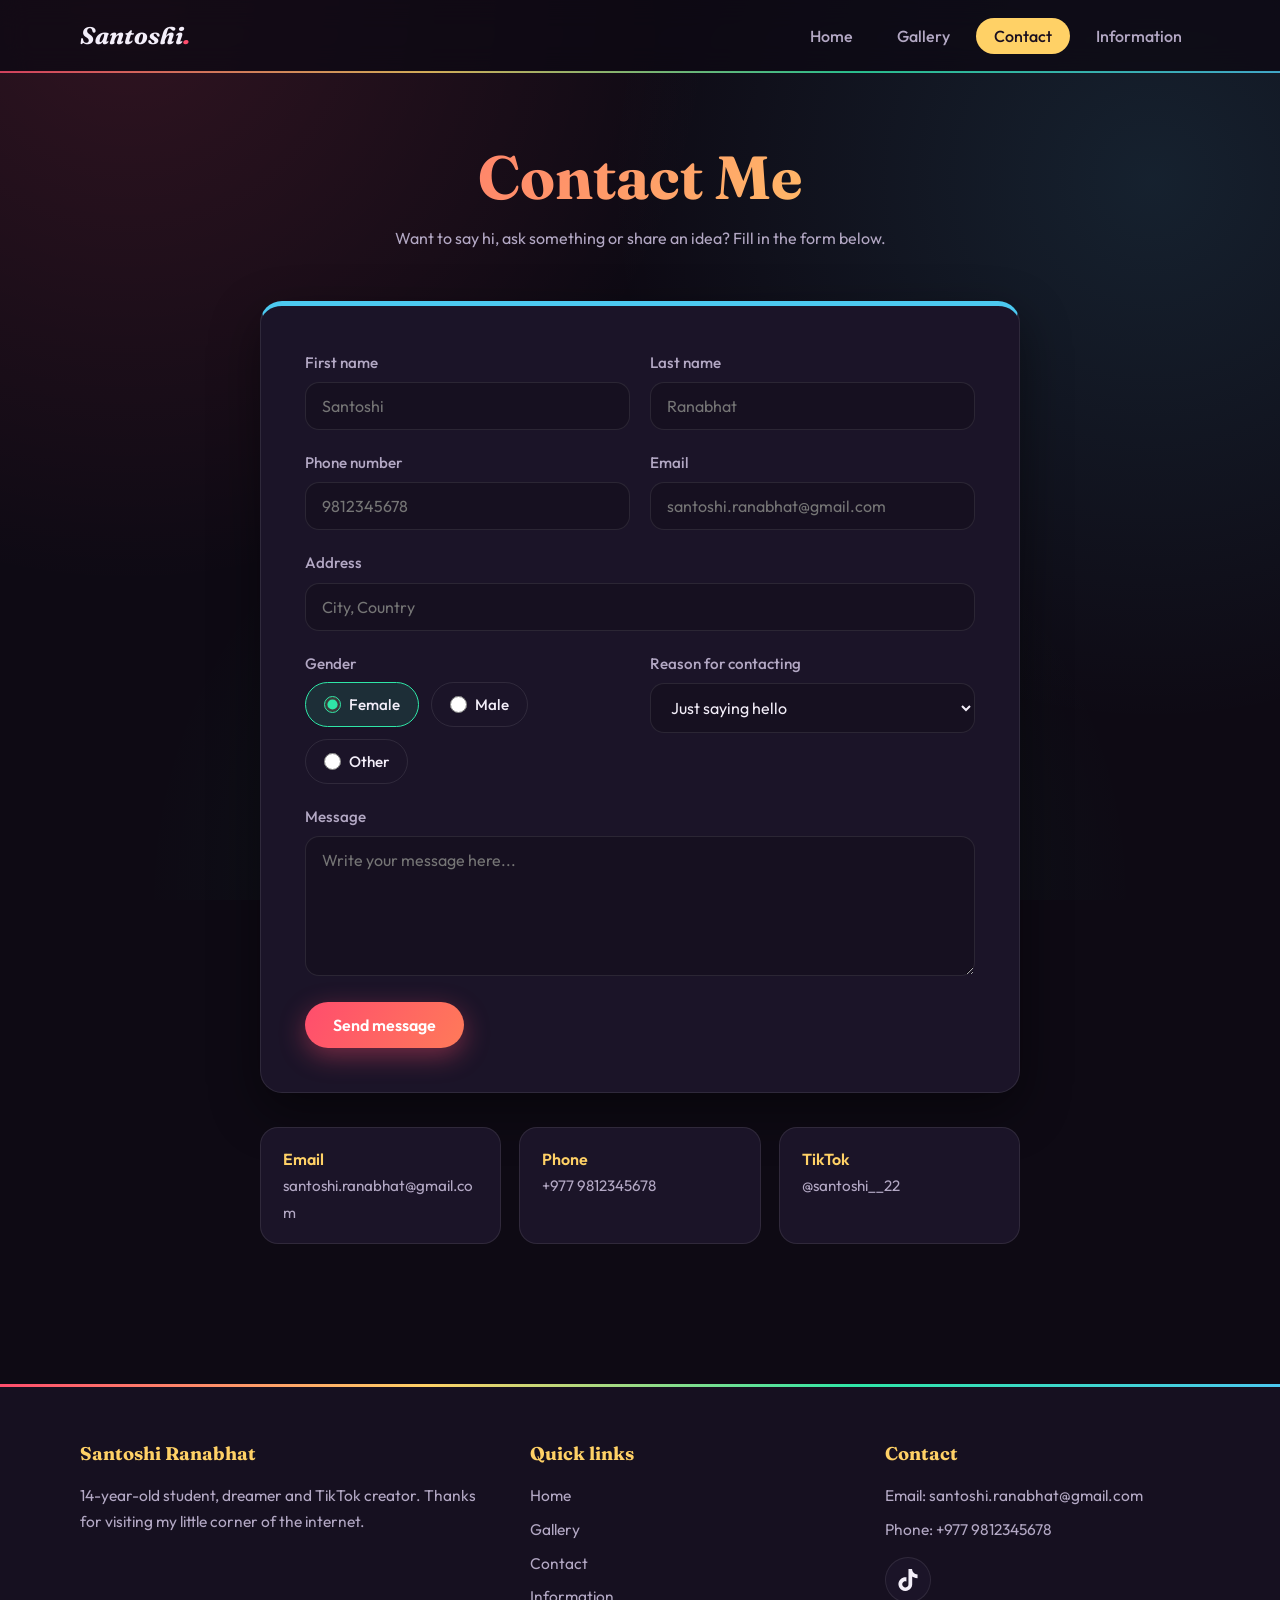
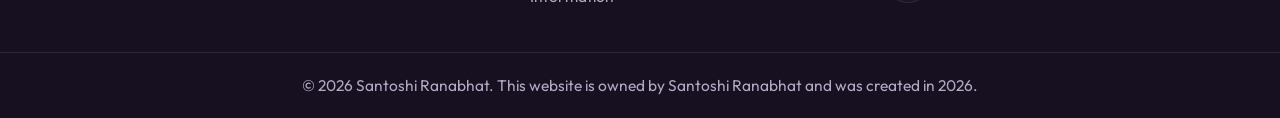
<file: contact.html>
<!DOCTYPE html>
<html lang="en">
<head>
  <meta charset="UTF-8">
  <meta name="viewport" content="width=device-width, initial-scale=1.0">
  <meta name="description" content="Santoshi Ranabhat - student portfolio">
  <title>Contact | Santoshi Ranabhat</title>
  <link rel="stylesheet" href="style.css">
</head>
<body>

  <!-- NAVBAR -->
  <header class="navbar">
    <nav class="container nav-inner" aria-label="Main navigation">
      <a href="index.html" class="logo">Santoshi<span>.</span></a>
      <button class="menu-btn" id="menuBtn" aria-label="Open menu" aria-expanded="false">&#9776;</button>
      <ul class="nav-links" id="navLinks"><li><a href="index.html">Home</a></li><li><a href="gallery.html">Gallery</a></li><li><a href="contact.html" class="active">Contact</a></li><li><a href="information.html">Information</a></li></ul>
    </nav>
  </header>

  <main>

    <section class="page-head">
      <div class="container">
        <h1 class="grad-text">Contact Me</h1>
        <p>Want to say hi, ask something or share an idea? Fill in the form below.</p>
      </div>
    </section>

    <section class="section" style="padding-top:30px">
      <div class="container reveal">
        <div class="form-card">
          <form id="contactForm" action="#" method="post">
            <div class="form-grid">
              <div class="field"><label for="fname">First name</label><input type="text" id="fname" name="fname" placeholder="Santoshi" required></div>
              <div class="field"><label for="lname">Last name</label><input type="text" id="lname" name="lname" placeholder="Ranabhat" required></div>
              <div class="field"><label for="phone">Phone number</label><input type="tel" id="phone" name="phone" placeholder="9812345678" required></div>
              <div class="field"><label for="email">Email</label><input type="email" id="email" name="email" placeholder="santoshi.ranabhat@gmail.com" required></div>
              <div class="field full"><label for="address">Address</label><input type="text" id="address" name="address" placeholder="City, Country" required></div>
              <div class="field">
                <fieldset>
                  <legend>Gender</legend>
                  <div class="radio-row">
                    <label><input type="radio" name="gender" value="female" checked> Female</label>
                    <label><input type="radio" name="gender" value="male"> Male</label>
                    <label><input type="radio" name="gender" value="other"> Other</label>
                  </div>
                </fieldset>
              </div>
              <div class="field">
                <label for="reason">Reason for contacting</label>
                <select id="reason" name="reason">
                  <option value="hello">Just saying hello</option>
                  <option value="collab">Collaboration</option>
                  <option value="question">I have a question</option>
                  <option value="feedback">Feedback</option>
                </select>
              </div>
              <div class="field full"><label for="message">Message</label><textarea id="message" name="message" placeholder="Write your message here..." required></textarea></div>
            </div>
            <div style="margin-top:26px"><button type="submit" class="btn btn-primary">Send message</button></div>
            <p class="form-note" id="formNote" role="status">Thank you! Your message has been sent. Santoshi will reply soon.</p>
          </form>
        </div>

        <div class="contact-extra">
          <div class="contact-pill"><strong>Email</strong><span>santoshi.ranabhat@gmail.com</span></div>
          <div class="contact-pill"><strong>Phone</strong><span>+977 9812345678</span></div>
          <div class="contact-pill"><strong>TikTok</strong><span><a href="https://www.tiktok.com/@santoshi__22" target="_blank" rel="noopener">@santoshi__22</a></span></div>
        </div>
      </div>
    </section>

  </main>

  <!-- FOOTER -->
  <footer class="footer">
    <div class="container footer-grid">
      <div>
        <h4>Santoshi Ranabhat</h4>
        <p>14-year-old student, dreamer and TikTok creator. Thanks for visiting my little corner of the internet.</p>
      </div>
      <div>
        <h4>Quick links</h4>
        <ul>
          <li><a href="index.html">Home</a></li>
          <li><a href="gallery.html">Gallery</a></li>
          <li><a href="contact.html">Contact</a></li>
          <li><a href="information.html">Information</a></li>
        </ul>
      </div>
      <div>
        <h4>Contact</h4>
        <ul>
          <li>Email: santoshi.ranabhat@gmail.com</li>
          <li>Phone: +977 9812345678</li>
        </ul>
        <div class="social-icons" style="justify-content:flex-start;margin-top:14px"><a class="social-icon" href="https://www.tiktok.com/@santoshi__22" target="_blank" rel="noopener" aria-label="Santoshi on TikTok"><svg viewBox="0 0 24 24" aria-hidden="true"><path d="M12.525.02c1.31-.02 2.61-.01 3.91-.02.08 1.53.63 3.09 1.75 4.17 1.12 1.11 2.7 1.62 4.24 1.79v4.03c-1.44-.05-2.89-.35-4.2-.97-.57-.26-1.1-.59-1.62-.93-.01 2.92.01 5.84-.02 8.75-.08 1.4-.54 2.79-1.35 3.94-1.31 1.92-3.58 3.17-5.91 3.21-1.43.08-2.86-.31-4.08-1.03-2.02-1.19-3.44-3.37-3.65-5.71-.02-.5-.03-1-.01-1.49.18-1.9 1.12-3.72 2.58-4.96 1.66-1.44 3.98-2.13 6.15-1.72.02 1.48-.04 2.96-.04 4.44-.99-.32-2.15-.23-3.02.37-.63.41-1.11 1.04-1.36 1.75-.21.51-.15 1.07-.14 1.61.24 1.64 1.82 3.02 3.5 2.87 1.12-.01 2.19-.66 2.77-1.61.19-.33.4-.67.41-1.06.1-1.79.06-3.57.07-5.36.01-4.03-.01-8.05.02-12.07z"/></svg></a></div>
      </div>
    </div>
    <p class="copyright">&copy; 2026 Santoshi Ranabhat. This website is owned by Santoshi Ranabhat and was created in 2026.</p>
  </footer>

  <script src="script.js"></script>
</body>
</html>
</file>
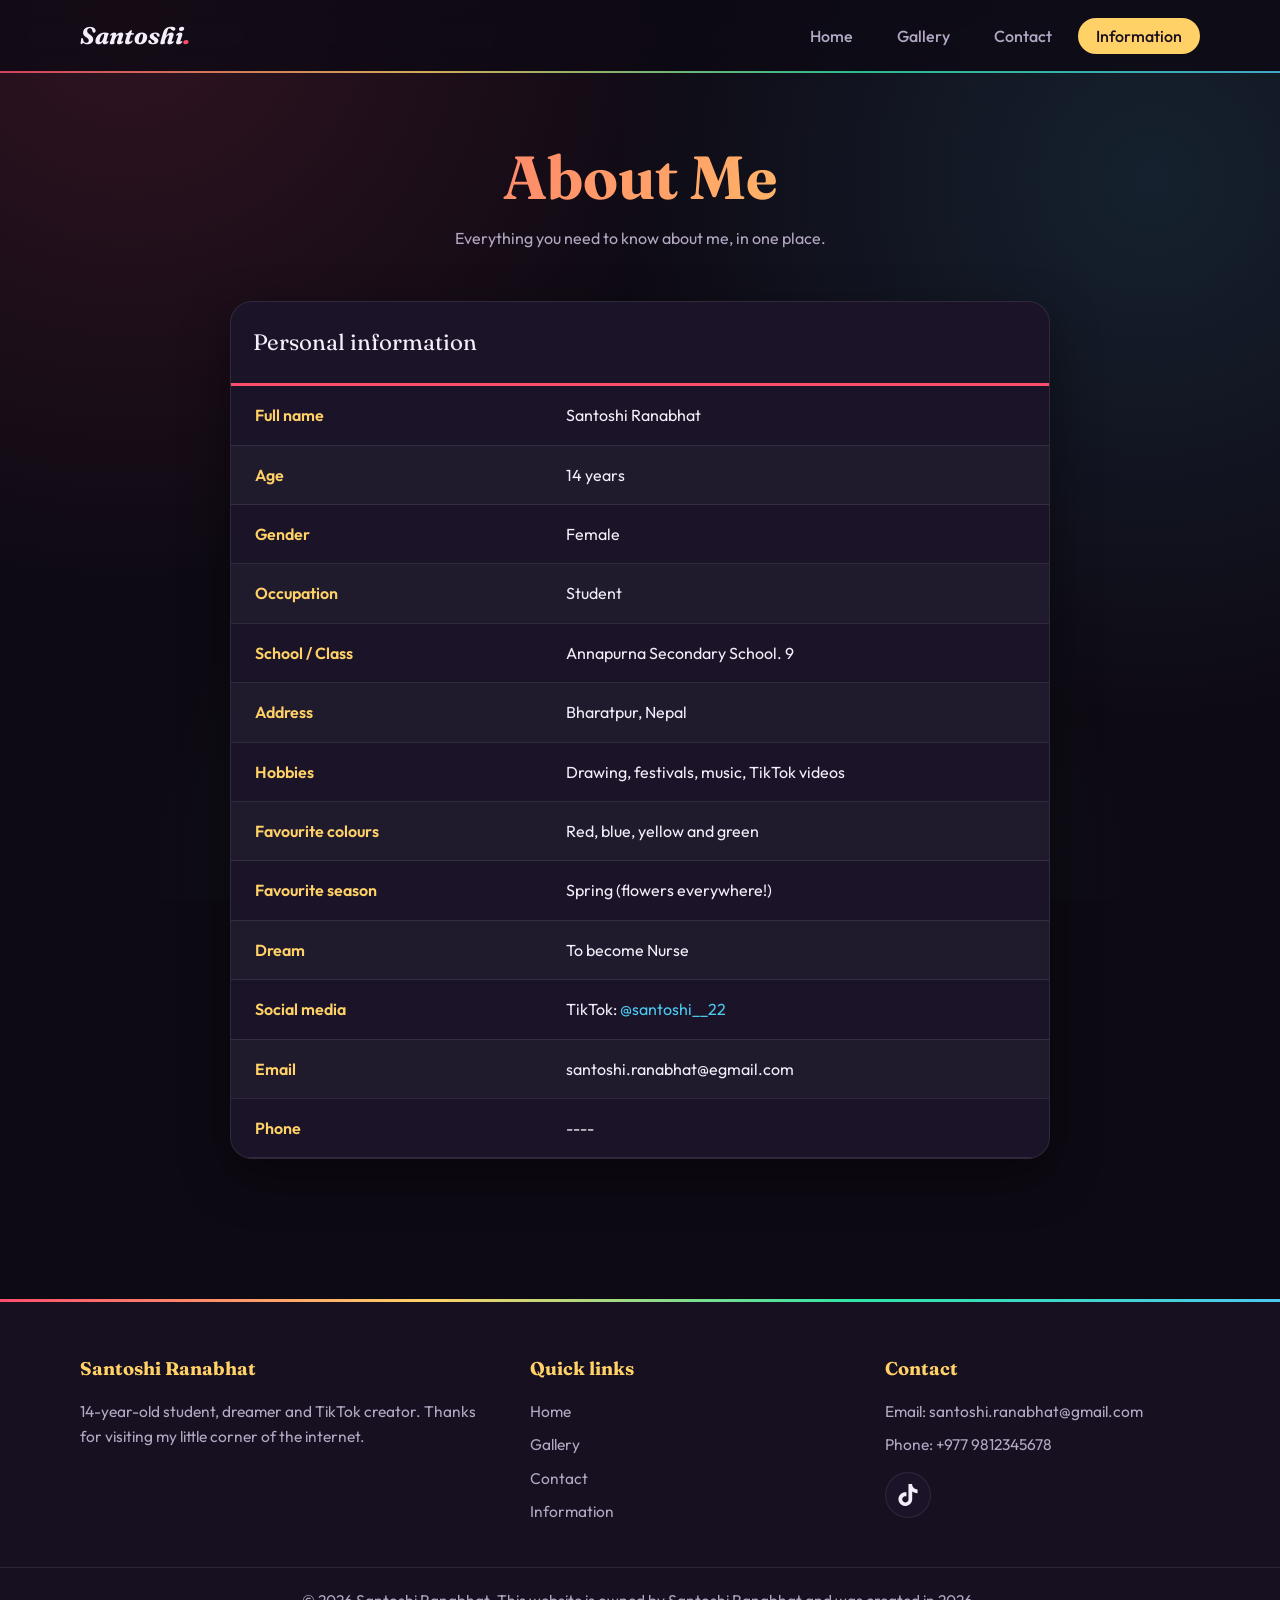
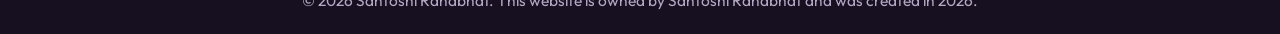
<file: information.html>
<!DOCTYPE html>
<html lang="en">
<head>
  <meta charset="UTF-8">
  <meta name="viewport" content="width=device-width, initial-scale=1.0">
  <meta name="description" content="Santoshi Ranabhat - student portfolio">
  <title>Information | Santoshi Ranabhat</title>
  <link rel="stylesheet" href="style.css">
</head>
<body>

  <!-- NAVBAR -->
  <header class="navbar">
    <nav class="container nav-inner" aria-label="Main navigation">
      <a href="index.html" class="logo">Santoshi<span>.</span></a>
      <button class="menu-btn" id="menuBtn" aria-label="Open menu" aria-expanded="false">&#9776;</button>
      <ul class="nav-links" id="navLinks"><li><a href="index.html">Home</a></li><li><a href="gallery.html">Gallery</a></li><li><a href="contact.html">Contact</a></li><li><a href="information.html" class="active">Information</a></li></ul>
    </nav>
  </header>

  <main>

    <section class="page-head">
      <div class="container">
        <h1 class="grad-text">About Me</h1>
        <p>Everything you need to know about me, in one place.</p>
      </div>
    </section>

    <section class="section" style="padding-top:30px">
      <div class="container reveal" style="max-width:820px">
        <div class="table-wrap">
          <table class="info-table">
            <caption>Personal information</caption>
            <tbody>
            <tr><th scope="row">Full name</th><td>Santoshi Ranabhat</td></tr>
            <tr><th scope="row">Age</th><td>14 years</td></tr>
            <tr><th scope="row">Gender</th><td>Female</td></tr>
            <tr><th scope="row">Occupation</th><td>Student</td></tr>
            <tr><th scope="row">School / Class</th><td>Annapurna Secondary School. 9</td></tr>
            <tr><th scope="row">Address</th><td>Bharatpur, Nepal</td></tr>
            <tr><th scope="row">Hobbies</th><td>Drawing, festivals, music, TikTok videos</td></tr>
            <tr><th scope="row">Favourite colours</th><td>Red, blue, yellow and green</td></tr>
            <tr><th scope="row">Favourite season</th><td>Spring (flowers everywhere!)</td></tr>
            <tr><th scope="row">Dream</th><td>To become Nurse</td></tr>
            <tr><th scope="row">Social media</th><td>TikTok: <a href="https://www.tiktok.com/@santoshi__22" target="_blank" rel="noopener" style="color:var(--blue)">@santoshi__22</a></td></tr>
            <tr><th scope="row">Email</th><td>santoshi.ranabhat@egmail.com</td></tr>
            <tr><th scope="row">Phone</th><td>----</td></tr>
            </tbody>
          </table>
        </div>
      </div>
    </section>

  </main>

  <!-- FOOTER -->
  <footer class="footer">
    <div class="container footer-grid">
      <div>
        <h4>Santoshi Ranabhat</h4>
        <p>14-year-old student, dreamer and TikTok creator. Thanks for visiting my little corner of the internet.</p>
      </div>
      <div>
        <h4>Quick links</h4>
        <ul>
          <li><a href="index.html">Home</a></li>
          <li><a href="gallery.html">Gallery</a></li>
          <li><a href="contact.html">Contact</a></li>
          <li><a href="information.html">Information</a></li>
        </ul>
      </div>
      <div>
        <h4>Contact</h4>
        <ul>
          <li>Email: santoshi.ranabhat@gmail.com</li>
          <li>Phone: +977 9812345678</li>
        </ul>
        <div class="social-icons" style="justify-content:flex-start;margin-top:14px"><a class="social-icon" href="https://www.tiktok.com/@santoshi__22" target="_blank" rel="noopener" aria-label="Santoshi on TikTok"><svg viewBox="0 0 24 24" aria-hidden="true"><path d="M12.525.02c1.31-.02 2.61-.01 3.91-.02.08 1.53.63 3.09 1.75 4.17 1.12 1.11 2.7 1.62 4.24 1.79v4.03c-1.44-.05-2.89-.35-4.2-.97-.57-.26-1.1-.59-1.62-.93-.01 2.92.01 5.84-.02 8.75-.08 1.4-.54 2.79-1.35 3.94-1.31 1.92-3.58 3.17-5.91 3.21-1.43.08-2.86-.31-4.08-1.03-2.02-1.19-3.44-3.37-3.65-5.71-.02-.5-.03-1-.01-1.49.18-1.9 1.12-3.72 2.58-4.96 1.66-1.44 3.98-2.13 6.15-1.72.02 1.48-.04 2.96-.04 4.44-.99-.32-2.15-.23-3.02.37-.63.41-1.11 1.04-1.36 1.75-.21.51-.15 1.07-.14 1.61.24 1.64 1.82 3.02 3.5 2.87 1.12-.01 2.19-.66 2.77-1.61.19-.33.4-.67.41-1.06.1-1.79.06-3.57.07-5.36.01-4.03-.01-8.05.02-12.07z"/></svg></a></div>
      </div>
    </div>
    <p class="copyright">&copy; 2026 Santoshi Ranabhat. This website is owned by Santoshi Ranabhat and was created in 2026.</p>
  </footer>

  <script src="script.js"></script>
</body>
</html>
</file>
<file: style.css>
/* ==========================================================
   Santoshi Ranabhat - Portfolio
   Dark aesthetic theme: red, blue, yellow and green accents
   ========================================================== */

@import url('https://fonts.googleapis.com/css2?family=Fraunces:ital,opsz,wght@0,9..144,500;0,9..144,700;1,9..144,500;1,9..144,700&family=Outfit:wght@300;400;500;600&display=swap');

:root {
  --bg: #0e0a14;
  --bg-2: #161020;
  --card: #1b1428;
  --line: rgba(255, 255, 255, 0.09);
  --text: #f3eef9;
  --muted: #b3a8c4;

  --red: #ff4d6d;
  --blue: #4cc9f0;
  --yellow: #ffd166;
  --green: #2fe6a7;

  --grad: linear-gradient(120deg, var(--red), var(--yellow), var(--green), var(--blue));
  --radius: 22px;
  --shadow: 0 18px 50px rgba(0, 0, 0, 0.45);
}

*, *::before, *::after { box-sizing: border-box; margin: 0; padding: 0; }

html { scroll-behavior: smooth; }

body {
  font-family: 'Outfit', system-ui, sans-serif;
  background:
    radial-gradient(circle at 10% 0%, rgba(255, 77, 109, 0.14), transparent 40%),
    radial-gradient(circle at 90% 20%, rgba(76, 201, 240, 0.12), transparent 40%),
    radial-gradient(circle at 50% 100%, rgba(47, 230, 167, 0.09), transparent 45%),
    var(--bg);
  background-attachment: fixed;
  color: var(--text);
  line-height: 1.65;
  min-height: 100vh;
  display: flex;
  flex-direction: column;
}

main { flex: 1; }
img { max-width: 100%; display: block; }
a { color: inherit; text-decoration: none; }
ul { list-style: none; }

h1, h2, h3 {
  font-family: 'Fraunces', Georgia, serif;
  line-height: 1.15;
  font-weight: 700;
}

:focus-visible { outline: 3px solid var(--yellow); outline-offset: 3px; border-radius: 6px; }

.container { width: min(1120px, 92%); margin-inline: auto; }
.section { padding: 80px 0; }

.grad-text {
  background: var(--grad);
  background-size: 250% 100%;
  -webkit-background-clip: text;
  background-clip: text;
  color: transparent;
  animation: shimmer 7s linear infinite;
}
@keyframes shimmer { to { background-position: 250% 0; } }

.section-title { text-align: center; margin-bottom: 14px; font-size: clamp(1.9rem, 4vw, 2.7rem); }
.section-sub { text-align: center; color: var(--muted); max-width: 560px; margin: 0 auto 46px; }

/* ---------- Navbar ---------- */
.navbar {
  position: sticky;
  top: 0;
  z-index: 100;
  background: rgba(14, 10, 20, 0.78);
  backdrop-filter: blur(14px);
  -webkit-backdrop-filter: blur(14px);
  border-bottom: 1px solid var(--line);
}
.navbar::after {
  content: "";
  position: absolute;
  left: 0; right: 0; bottom: -1px;
  height: 2px;
  background: var(--grad);
  opacity: 0.8;
}
.nav-inner { display: flex; align-items: center; justify-content: space-between; height: 72px; }

.logo { font-family: 'Fraunces', serif; font-size: 1.5rem; font-weight: 700; font-style: italic; }
.logo span { color: var(--red); }

.nav-links { display: flex; gap: 8px; }
.nav-links a {
  position: relative;
  padding: 8px 18px;
  border-radius: 999px;
  color: var(--muted);
  font-weight: 500;
  transition: color 0.25s, background 0.25s, transform 0.25s;
}
.nav-links a:hover { color: var(--text); background: rgba(255, 255, 255, 0.07); transform: translateY(-2px); }
.nav-links a.active { color: #1a0f1f; background: var(--yellow); }

.menu-btn {
  display: none;
  background: none;
  border: 1px solid var(--line);
  color: var(--text);
  width: 44px; height: 44px;
  border-radius: 12px;
  font-size: 1.4rem;
  cursor: pointer;
  transition: background 0.25s, border-color 0.25s;
}
.menu-btn:hover { background: rgba(255, 255, 255, 0.08); border-color: var(--red); }

/* ---------- Buttons ---------- */
.btn {
  display: inline-flex;
  align-items: center;
  gap: 8px;
  padding: 13px 28px;
  border: none;
  border-radius: 999px;
  font-family: inherit;
  font-size: 1rem;
  font-weight: 600;
  cursor: pointer;
  transition: transform 0.25s, box-shadow 0.25s, background 0.25s;
}
.btn-primary { background: linear-gradient(120deg, var(--red), #ff7a59); color: #fff; box-shadow: 0 8px 26px rgba(255, 77, 109, 0.4); }
.btn-primary:hover { transform: translateY(-4px) scale(1.03); box-shadow: 0 14px 34px rgba(255, 77, 109, 0.6); }
.btn-ghost { background: transparent; color: var(--text); border: 2px solid var(--blue); }
.btn-ghost:hover { background: var(--blue); color: #08131a; transform: translateY(-4px); box-shadow: 0 12px 28px rgba(76, 201, 240, 0.4); }

/* ---------- Hero (home) ---------- */
.hero {
  position: relative;
  overflow: hidden;
  padding: 90px 0 110px;
  isolation: isolate;
}
.hero-cover {
  position: absolute;
  inset: 0;
  z-index: -2;
  background: url('images/sea_and_sunset.jpg') center / cover no-repeat, var(--bg-2);
  opacity: 0.38;
  transform: scale(1.05);
  animation: slowZoom 22s ease-in-out infinite alternate;
}
.hero::after {
  content: "";
  position: absolute;
  inset: 0;
  z-index: -1;
  background: linear-gradient(180deg, rgba(14, 10, 20, 0.45) 0%, var(--bg) 100%);
}
@keyframes slowZoom { to { transform: scale(1.14); } }

.hero-grid { display: grid; grid-template-columns: 1.15fr 0.85fr; gap: 50px; align-items: center; }

.hero-tag {
  display: inline-block;
  padding: 7px 16px;
  border: 1px solid var(--green);
  color: var(--green);
  border-radius: 999px;
  font-size: 0.9rem;
  margin-bottom: 20px;
  background: rgba(47, 230, 167, 0.08);
}
.hero h1 { font-size: clamp(2.6rem, 6.4vw, 4.8rem); margin-bottom: 18px; }
.hero p { color: var(--muted); font-size: 1.12rem; max-width: 500px; margin-bottom: 32px; }
.hero-actions { display: flex; flex-wrap: wrap; gap: 14px; }

.portrait-wrap { position: relative; width: min(340px, 78%); margin-inline: auto; animation: floaty 6s ease-in-out infinite; }
.portrait-wrap::before {
  content: "";
  position: absolute;
  inset: -12px;
  border-radius: 200px 200px 28px 28px;
  background: conic-gradient(from 0deg, var(--red), var(--yellow), var(--green), var(--blue), var(--red));
  animation: spin 8s linear infinite;
  filter: blur(2px);
}
.portrait-frame {
  position: relative;
  z-index: 1;
  border-radius: 190px 190px 22px 22px;
  overflow: hidden;
  border: 6px solid var(--bg);
  background: var(--card);
  aspect-ratio: 4 / 5;
}
.portrait-frame img { width: 100%; height: 100%; object-fit: cover; object-position: top; }
@keyframes spin { to { transform: rotate(360deg); } }
@keyframes floaty { 50% { transform: translateY(-14px); } }

.sparkle {
  position: absolute;
  z-index: 2;
  font-size: 1.6rem;
  animation: twinkle 2.6s ease-in-out infinite;
}
.sparkle.s1 { top: -6px; right: -18px; color: var(--yellow); }
.sparkle.s2 { bottom: 40px; left: -26px; color: var(--blue); animation-delay: 0.8s; }
.sparkle.s3 { bottom: -14px; right: 14px; color: var(--red); animation-delay: 1.5s; }
@keyframes twinkle { 0%, 100% { transform: scale(0.6) rotate(0); opacity: 0.4; } 50% { transform: scale(1.2) rotate(25deg); opacity: 1; } }

/* ---------- Welcome ---------- */
.welcome-box {
  background: var(--card);
  border: 1px solid var(--line);
  border-radius: var(--radius);
  padding: 46px;
  display: grid;
  grid-template-columns: 1fr 1fr;
  gap: 40px;
  align-items: center;
  box-shadow: var(--shadow);
  position: relative;
  overflow: hidden;
}
.welcome-box::before {
  content: "";
  position: absolute;
  top: 0; left: 0;
  width: 6px; height: 100%;
  background: linear-gradient(var(--red), var(--yellow), var(--green), var(--blue));
}
.welcome-box h2 { font-size: clamp(1.7rem, 3.4vw, 2.3rem); margin-bottom: 14px; }
.welcome-box p { color: var(--muted); margin-bottom: 12px; }

.chips { display: flex; flex-wrap: wrap; gap: 10px; }
.chip {
  padding: 9px 18px;
  border-radius: 999px;
  font-weight: 500;
  border: 1px solid;
  transition: transform 0.25s, background 0.25s, color 0.25s;
  cursor: default;
}
.chip:hover { transform: translateY(-4px) rotate(-3deg); }
.chip.red { border-color: var(--red); color: var(--red); }
.chip.red:hover { background: var(--red); color: #fff; }
.chip.blue { border-color: var(--blue); color: var(--blue); }
.chip.blue:hover { background: var(--blue); color: #08131a; }
.chip.yellow { border-color: var(--yellow); color: var(--yellow); }
.chip.yellow:hover { background: var(--yellow); color: #231a05; }
.chip.green { border-color: var(--green); color: var(--green); }
.chip.green:hover { background: var(--green); color: #04201a; }

/* ---------- Events ---------- */
.events { display: grid; grid-template-columns: repeat(auto-fit, minmax(240px, 1fr)); gap: 24px; }
.event-card {
  background: var(--card);
  border: 1px solid var(--line);
  border-radius: var(--radius);
  padding: 28px;
  transition: transform 0.3s, border-color 0.3s, box-shadow 0.3s;
  border-top: 5px solid var(--c, var(--red));
}
.event-card:hover { transform: translateY(-10px); border-color: var(--c); box-shadow: 0 20px 44px color-mix(in srgb, var(--c) 30%, transparent); }
.event-card:nth-child(1) { --c: var(--red); }
.event-card:nth-child(2) { --c: var(--blue); }
.event-card:nth-child(3) { --c: var(--yellow); }
.event-card:nth-child(4) { --c: var(--green); }
.event-date {
  display: inline-block;
  padding: 5px 14px;
  border-radius: 999px;
  background: color-mix(in srgb, var(--c) 18%, transparent);
  color: var(--c);
  font-weight: 600;
  font-size: 0.88rem;
  margin-bottom: 14px;
}
.event-card h3 { font-size: 1.3rem; margin-bottom: 8px; }
.event-card p { color: var(--muted); font-size: 0.97rem; }

/* ---------- Social ---------- */
.social-strip { text-align: center; }
.social-strip p { color: var(--muted); margin-bottom: 22px; }
.social-icons { display: flex; justify-content: center; gap: 16px; }
.social-icon {
  width: 62px; height: 62px;
  display: grid; place-items: center;
  border-radius: 50%;
  background: var(--card);
  border: 1px solid var(--line);
  transition: transform 0.3s, background 0.3s, box-shadow 0.3s;
}
.social-icon svg { width: 28px; height: 28px; fill: var(--text); transition: fill 0.3s; }
.social-icon:hover {
  transform: translateY(-8px) rotate(-8deg) scale(1.08);
  background: var(--red);
  box-shadow: -5px -4px 0 var(--blue), 5px 4px 0 var(--green), 0 14px 30px rgba(255, 77, 109, 0.5);
}
.social-icon:hover svg { fill: #fff; }

/* ---------- Page header (inner pages) ---------- */
.page-head { text-align: center; padding: 70px 0 20px; }
.page-head h1 { font-size: clamp(2.3rem, 5.4vw, 3.8rem); margin-bottom: 12px; }
.page-head p { color: var(--muted); max-width: 540px; margin-inline: auto; }

/* ---------- Gallery ---------- */
.gallery-section { padding: 46px 0 20px; }
.gallery-section h2 { font-size: clamp(1.6rem, 3.4vw, 2.2rem); margin-bottom: 6px; display: flex; align-items: center; gap: 14px; }
.gallery-section h2::after { content: ""; flex: 1; height: 2px; background: var(--line); }
.gallery-section > .container > p { color: var(--muted); margin-bottom: 26px; }

.gallery-grid { display: grid; grid-template-columns: repeat(auto-fit, minmax(260px, 1fr)); gap: 24px; }
.photo {
  position: relative;
  border-radius: var(--radius);
  overflow: hidden;
  background: var(--card);
  border: 1px solid var(--line);
  cursor: zoom-in;
  transition: transform 0.35s, box-shadow 0.35s;
}
.photo img { width: 100%; height: 340px; object-fit: cover; transition: transform 0.6s; }
.photo:hover { transform: translateY(-8px) rotate(-0.8deg); box-shadow: 0 22px 50px rgba(255, 77, 109, 0.28); }
.photo:hover img { transform: scale(1.1); }
.photo figcaption {
  position: absolute;
  left: 0; right: 0; bottom: 0;
  padding: 46px 18px 16px;
  background: linear-gradient(transparent, rgba(10, 6, 16, 0.92));
  font-weight: 500;
}
.photo figcaption small { display: block; color: var(--yellow); font-weight: 400; font-size: 0.85rem; }

.lightbox {
  position: fixed;
  inset: 0;
  z-index: 200;
  display: none;
  place-items: center;
  background: rgba(8, 5, 14, 0.92);
  padding: 20px;
  cursor: zoom-out;
}
.lightbox.open { display: grid; animation: fadeIn 0.3s; }
.lightbox img { max-height: 82vh; border-radius: 16px; border: 3px solid var(--yellow); }
.lightbox p { text-align: center; margin-top: 14px; color: var(--yellow); font-family: 'Fraunces', serif; font-size: 1.2rem; }
@keyframes fadeIn { from { opacity: 0; } }

/* ---------- Information table ---------- */
.table-wrap {
  background: var(--card);
  border: 1px solid var(--line);
  border-radius: var(--radius);
  overflow: hidden;
  box-shadow: var(--shadow);
  overflow-x: auto;
}
.info-table { width: 100%; border-collapse: collapse; min-width: 440px; }
.info-table caption { padding: 22px; font-family: 'Fraunces', serif; font-size: 1.4rem; text-align: left; border-bottom: 3px solid var(--red); }
.info-table th, .info-table td { padding: 16px 24px; text-align: left; border-bottom: 1px solid var(--line); }
.info-table th { width: 38%; color: var(--yellow); font-weight: 600; }
.info-table td { color: var(--text); }
.info-table tr { transition: background 0.25s; }
.info-table tbody tr:hover { background: rgba(76, 201, 240, 0.08); }
.info-table tbody tr:nth-child(even) { background: rgba(255, 255, 255, 0.025); }
.info-table tbody tr:nth-child(even):hover { background: rgba(76, 201, 240, 0.08); }

/* ---------- Contact form ---------- */
.form-card {
  background: var(--card);
  border: 1px solid var(--line);
  border-radius: var(--radius);
  padding: 44px;
  box-shadow: var(--shadow);
  max-width: 760px;
  margin: 0 auto;
  border-top: 5px solid var(--blue);
}
.form-grid { display: grid; grid-template-columns: 1fr 1fr; gap: 20px; }
.field { display: flex; flex-direction: column; gap: 7px; }
.field.full { grid-column: 1 / -1; }
.field label, .field legend { font-weight: 500; color: var(--muted); font-size: 0.95rem; }
.field input[type="text"], .field input[type="tel"], .field input[type="email"], .field select, .field textarea {
  width: 100%;
  padding: 13px 16px;
  border-radius: 14px;
  border: 1.5px solid var(--line);
  background: var(--bg-2);
  color: var(--text);
  font-family: inherit;
  font-size: 1rem;
  transition: border-color 0.25s, box-shadow 0.25s, transform 0.25s;
}
.field input:hover, .field select:hover, .field textarea:hover { border-color: rgba(255, 255, 255, 0.28); }
.field input:focus, .field select:focus, .field textarea:focus {
  outline: none;
  border-color: var(--blue);
  box-shadow: 0 0 0 4px rgba(76, 201, 240, 0.2);
  transform: translateY(-2px);
}
.field textarea { min-height: 140px; resize: vertical; }
.field fieldset { border: none; }
.radio-row { display: flex; flex-wrap: wrap; gap: 12px; margin-top: 6px; }
.radio-row label {
  display: inline-flex; align-items: center; gap: 8px;
  padding: 9px 18px;
  border: 1.5px solid var(--line);
  border-radius: 999px;
  cursor: pointer;
  color: var(--text);
  transition: border-color 0.25s, background 0.25s, transform 0.25s;
}
.radio-row label:hover { border-color: var(--green); transform: translateY(-2px); }
.radio-row input { accent-color: var(--green); width: 17px; height: 17px; }
.radio-row label:has(input:checked) { border-color: var(--green); background: rgba(47, 230, 167, 0.12); }

.form-note {
  display: none;
  margin-top: 22px;
  padding: 16px 20px;
  border-radius: 14px;
  background: rgba(47, 230, 167, 0.12);
  border: 1px solid var(--green);
  color: var(--green);
  animation: fadeIn 0.4s;
}
.form-note.show { display: block; }

.contact-extra { display: grid; grid-template-columns: repeat(auto-fit, minmax(210px, 1fr)); gap: 18px; max-width: 760px; margin: 34px auto 0; }
.contact-pill {
  padding: 18px 22px;
  background: var(--card);
  border: 1px solid var(--line);
  border-radius: 18px;
  transition: transform 0.3s, border-color 0.3s;
}
.contact-pill:hover { transform: translateY(-5px); border-color: var(--yellow); }
.contact-pill strong { display: block; color: var(--yellow); font-weight: 600; }
.contact-pill span { color: var(--muted); font-size: 0.95rem; word-break: break-word; }

/* ---------- Footer ---------- */
.footer {
  margin-top: 60px;
  background: var(--bg-2);
  border-top: 1px solid var(--line);
  position: relative;
}
.footer::before { content: ""; position: absolute; top: -1px; left: 0; right: 0; height: 3px; background: var(--grad); }
.footer-grid { display: grid; grid-template-columns: 1.3fr 1fr 1fr; gap: 40px; padding: 54px 0 34px; }
.footer h4 { font-family: 'Fraunces', serif; font-size: 1.15rem; margin-bottom: 14px; color: var(--yellow); }
.footer p, .footer li { color: var(--muted); font-size: 0.97rem; }
.footer li { margin-bottom: 8px; }
.footer a { transition: color 0.25s, padding-left 0.25s; }
.footer li a:hover { color: var(--red); padding-left: 6px; }
.footer .social-icon { width: 46px; height: 46px; }
.footer .social-icon svg { width: 22px; height: 22px; }
.copyright { text-align: center; padding: 20px 0; border-top: 1px solid var(--line); color: var(--muted); font-size: 0.9rem; }

/* ---------- Reveal on load ---------- */
.reveal { opacity: 0; transform: translateY(26px); transition: opacity 0.8s, transform 0.8s; }
.reveal.in { opacity: 1; transform: none; }

/* ---------- Responsive ---------- */
@media (max-width: 860px) {
  .hero-grid, .welcome-box { grid-template-columns: 1fr; }
  .hero { padding: 60px 0 80px; text-align: center; }
  .hero p { margin-inline: auto; }
  .hero-actions { justify-content: center; }
  .hero-grid > .portrait-wrap { order: -1; }
  .footer-grid { grid-template-columns: 1fr; gap: 28px; }
  .welcome-box { padding: 32px 26px; }
}

@media (max-width: 720px) {
  .menu-btn { display: block; }
  .nav-links {
    position: absolute;
    top: 72px; left: 0; right: 0;
    flex-direction: column;
    padding: 14px 4%;
    background: rgba(14, 10, 20, 0.97);
    border-bottom: 1px solid var(--line);
    display: none;
  }
  .nav-links.open { display: flex; animation: fadeIn 0.3s; }
  .nav-links a { padding: 13px 18px; }
  .form-grid { grid-template-columns: 1fr; }
  .form-card { padding: 28px 20px; }
  .section { padding: 56px 0; }
}

@media (prefers-reduced-motion: reduce) {
  *, *::before, *::after { animation: none !important; transition: none !important; }
  .reveal { opacity: 1; transform: none; }
}
</file>
